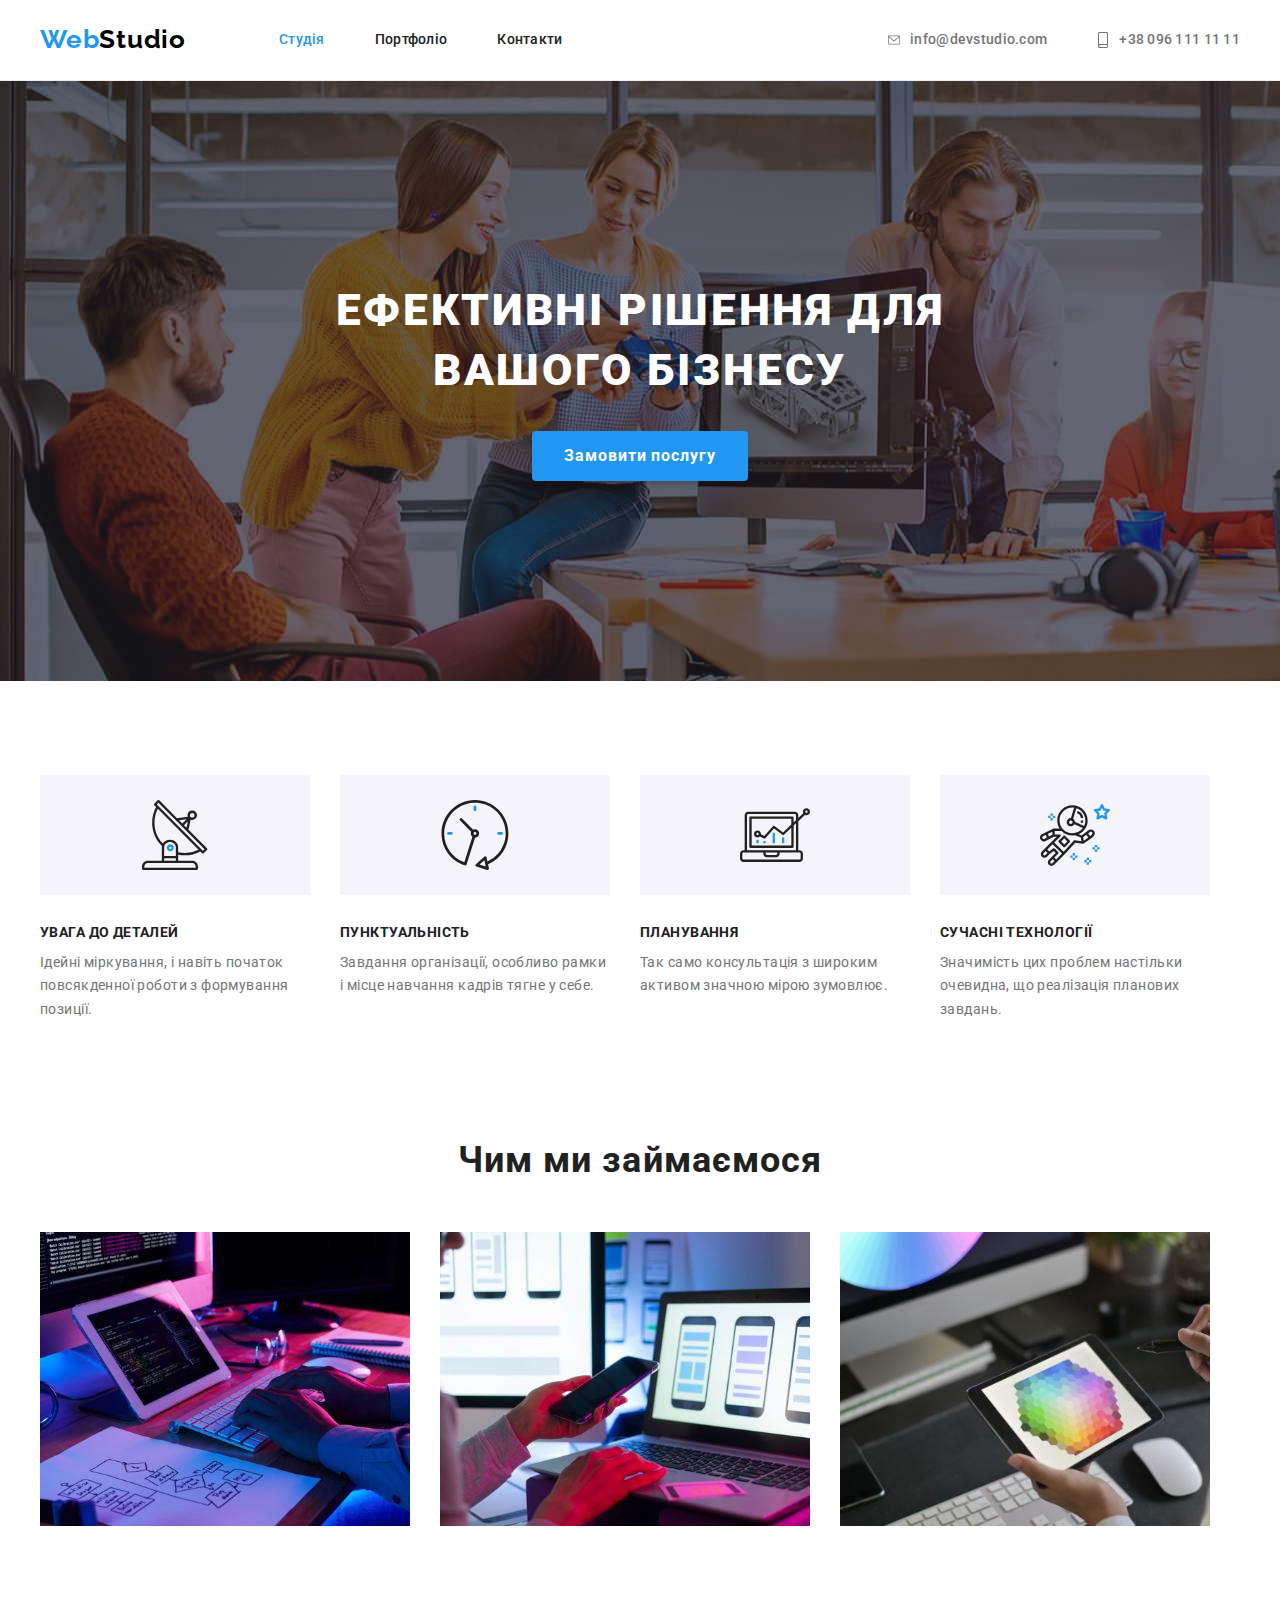
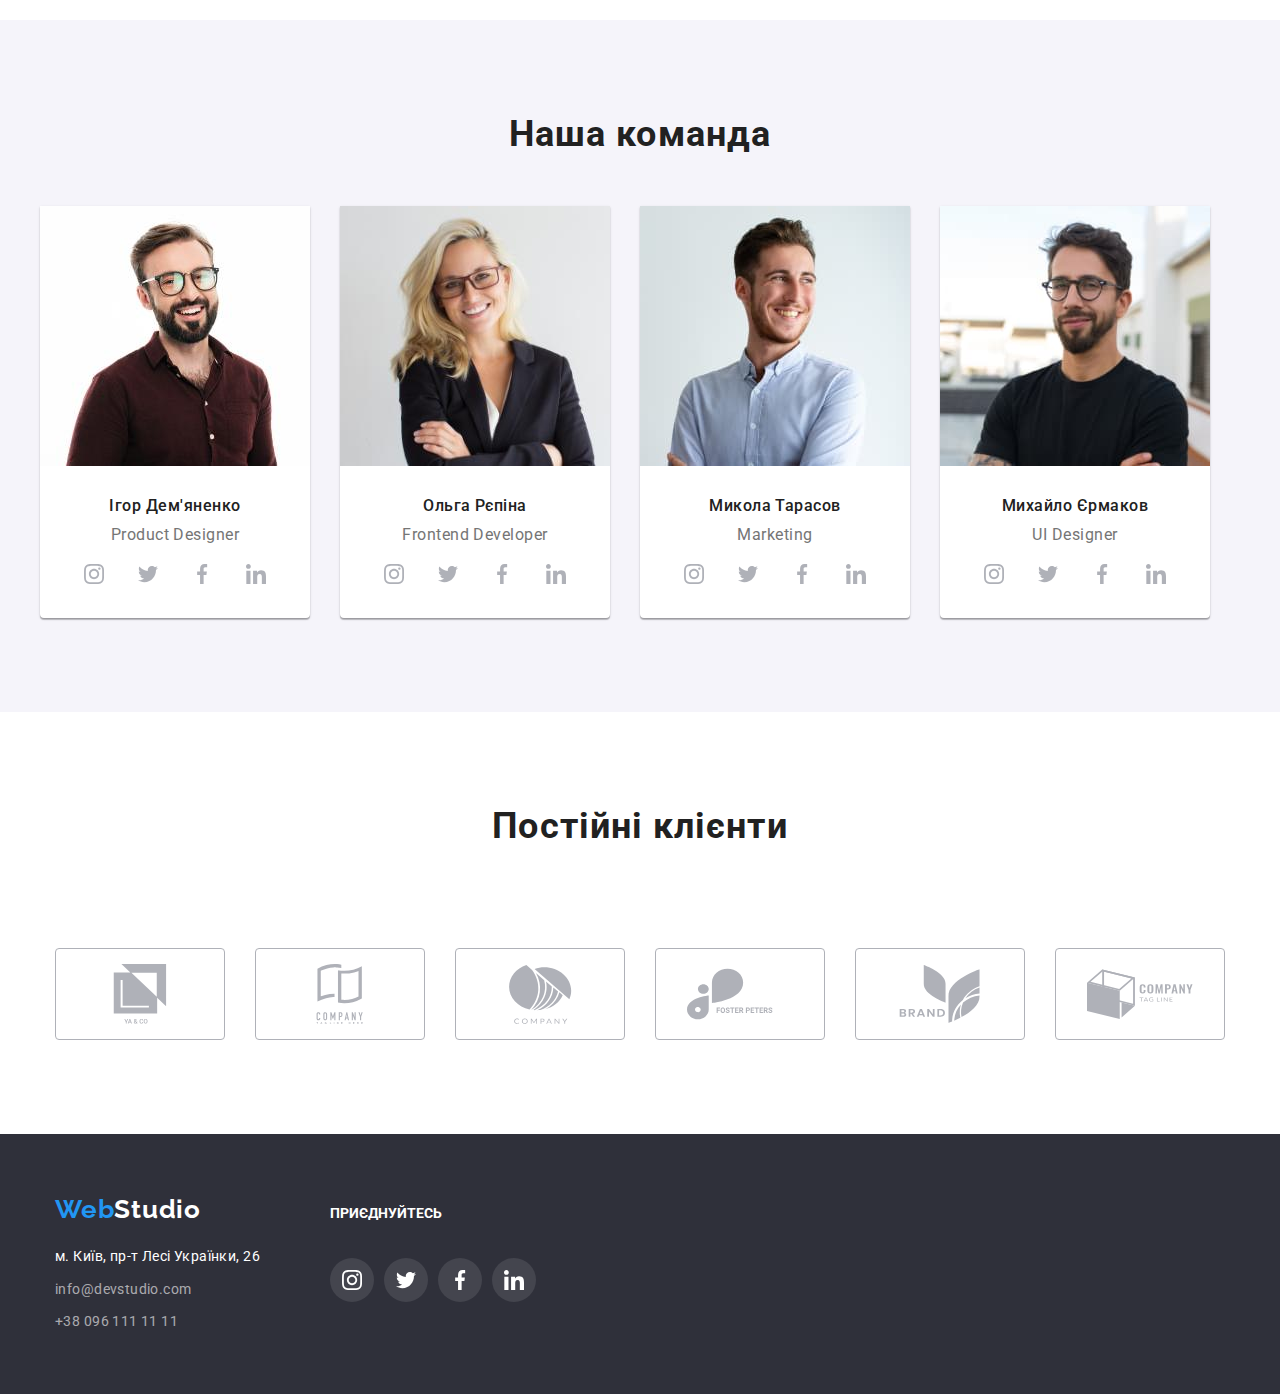
<file: index.html>
<!DOCTYPE html>
<html lang="uk">

<head>
  <meta charset="UTF-8">
  <meta http-equiv="X-UA-Compatible" content="IE=edge">
  <meta name="viewport" content="width=device-width, initial-scale=1.0">
  <title>Студія</title>
  <link rel="preconnect" href="https://fonts.googleapis.com">
  <link rel="preconnect" href="https://fonts.gstatic.com" crossorigin>
  <link href="https://fonts.googleapis.com/css2?family=Raleway:wght@700&family=Roboto:wght@400;500;700;900&display=swap"
    rel="stylesheet">
  <link rel="stylesheet" href="https://cdnjs.cloudflare.com/ajax/libs/modern-normalize/1.1.0/modern-normalize.min.css">
  <link rel="stylesheet" href="./css/styles.css">
</head>

<body>
  <header class="header">
    <div class="container">
      <nav class="site-nav">
        <a class="logo-header" href="./index.html" lang="en">Web<span class="logo-black">Studio</span></a>
        <ul class="sub-nav list">
          <li class="item active"><a href="./index.html">Студія</a></li>
          <li class="item"><a href="./portfolio.html">Портфоліо</a></li>
          <li class="item"><a href="#">Контакти</a></li>
        </ul>
      </nav>
      <ul class="contacts-header list">
        <li class="item item-contact-head"><a href="mailto:info@devstudio.com" lang="en" class="link-head">
            <svg class="icon-link-head" width="12" height="16">
              <use href="./images/icons.svg#icon-envelope"></use>
            </svg>
            info@devstudio.com</a></li>
        <li class="item item-contact-head"><a class="link-head" href="tel:+380961111111"><svg class="icon-link-head"
              width="12" height="16">
              <use href="./images/icons.svg#icon-smartphone"></use>
            </svg>
            +38 096 111 11 11</a></li>
      </ul>
    </div>
  </header>
  <main>
    <section class="hero section">
      <div class="container">
        <h1 class="title">Ефективні рішення для вашого бізнесу</h1>
        <button class="btn" type="button">Замовити послугу</button>
      </div>
    </section>
    <section class="features section">
      <div class="container">
        <ul class="items list">
          <li class="item">
            <div class="skill-item-box">
              <svg class="icon skill-icon" width="70" height="70">
                <use href="./images/icons.svg#icon-antenna"></use>
              </svg>
            </div>
            <h3 class="subtitle">УВАГА ДО ДЕТАЛЕЙ</h3>
            <p class="text">Ідейні міркування, і навіть початок повсякденної роботи з формування позиції.</p>
          </li>
          <li class="item">
            <div class="skill-item-box">
              <svg class="icon skill-icon" width="70" height="70">
                <use href="./images/icons.svg#icon-clock"></use>
              </svg>
            </div>
            <h3 class="subtitle">ПУНКТУАЛЬНІСТЬ</h3>
            <p class="text">Завдання організації, особливо рамки і місце навчання кадрів тягне у себе.</p>
          </li>
          <li class="item">
            <div class="skill-item-box">
              <svg class="skill-icon" width="70" height="70">
                <use href="./images/icons.svg#icon-diagram"></use>
              </svg>
            </div>
            <h3 class="subtitle">ПЛАНУВАННЯ</h3>
            <p class="text">Так само консультація з широким активом значною мірою зумовлює.</p>
          </li>
          <li class="item">
            <div class="skill-item-box">
              <svg class="skill-icon" width="70" height="70">
                <use href="./images/icons.svg#icon-astronaut"></use>
              </svg>
            </div>
            <h3 class="subtitle">СУЧАСНІ ТЕХНОЛОГІЇ</h3>
            <p class="text">Значимість цих проблем настільки очевидна, що реалізація планових завдань.</p>
          </li>
        </ul>
      </div>
    </section>
    <section class="services section">
      <div class="container">
        <h2 class="title">Чим ми займаємося</h2>
        <ul class="items list">
          <li><img class="img" src="./images/work1.jpg" alt="work" width="370"></li>
          <li><img class="img" src="./images/work2.jpg" alt="work" width="370"></li>
          <li><img class="img" src="./images/work3.jpg" alt="work" width="370"></li>
        </ul>
      </div>
    </section>
    <section class="team section">
      <div class="container">
        <h2 class="title">Наша команда</h2>
        <ul class="items list">
          <li class="item">
            <img class="img" src="./images/team1.jpg" alt="Ігор Дем'яненко" width="270">
            <div class="team-text">
              <h3 class="subtitle">Ігор Дем'яненко</h3>
              <p class="text" lang="en">Product Designer</p>
              <div class="social-links">
                <ul class="social-list">
                  <li class="social-list-item"><a href="" class="social-link">
                      <svg class="icon team-social-icon" width="20" height="20">
                        <use href="./images/icons.svg#icon-instagram"></use>
                      </svg>
                    </a></li>
                  <li class="social-list-item"><a href="" class="social-link">
                      <svg class="icon team-social-icon" width="20" height="20">
                        <use href="./images/icons.svg#icon-twitter"></use>
                      </svg>
                    </a></li>
                  <li class="social-list-item"><a href="" class="social-link">
                      <svg class="icon team-social-icon" width="20" height="20">
                        <use href="./images/icons.svg#icon-facebook"></use>
                      </svg>
                    </a></li>
                  <li class="social-list-item"><a href="" class="social-link">
                      <svg class="icon team-social-icon" width="20" height="20">
                        <use href="./images/icons.svg#icon-linkedin"></use>
                      </svg>
                    </a></li>
                </ul>
              </div>
            </div>
          </li>
          <li class="item">
            <img class="img" src="./images/team2.jpg" alt="Ольга Рєпіна" width="270">
            <div class="team-text">
              <h3 class="subtitle">Ольга Рєпіна</h3>
              <p class="text" lang="en">Frontend Developer</p>
              <div class="social-links">
                <ul class="social-list">
                  <li class="social-list-item"><a href="" class="social-link">
                      <svg class="icon team-social-icon" width="20" height="20">
                        <use href="./images/icons.svg#icon-instagram"></use>
                      </svg>
                    </a></li>
                  <li class="social-list-item"><a href="" class="social-link">
                      <svg class="icon team-social-icon" width="20" height="20">
                        <use href="./images/icons.svg#icon-twitter"></use>
                      </svg>
                    </a></li>
                  <li class="social-list-item"><a href="" class="social-link">
                      <svg class="icon team-social-icon" width="20" height="20">
                        <use href="./images/icons.svg#icon-facebook"></use>
                      </svg>
                    </a></li>
                  <li class="social-list-item"><a href="" class="social-link">
                      <svg class="icon team-social-icon" width="20" height="20">
                        <use href="./images/icons.svg#icon-linkedin"></use>
                      </svg>
                    </a></li>
                </ul>
              </div>
            </div>
          </li>
          <li class="item">
            <img class="img" src="./images/team3.jpg" alt="Микола Тарасов" width="270">
            <div class="team-text">
              <h3 class="subtitle">Микола Тарасов</h3>
              <p class="text" lang="en">Marketing</p>
              <div class="social-links">
                <ul class="social-list">
                  <li class="social-list-item"><a href="" class="social-link">
                      <svg class="icon team-social-icon" width="20" height="20">
                        <use href="./images/icons.svg#icon-instagram"></use>
                      </svg>
                    </a></li>
                  <li class=" social-list-item"><a href="" class="social-link">
                      <svg class="icon team-social-icon" width="20" height="20">
                        <use href="./images/icons.svg#icon-twitter"></use>
                      </svg>
                    </a></li>
                  <li class="social-list-item"><a href="" class="social-link">
                      <svg class="icon team-social-icon" width="20" height="20">
                        <use href="./images/icons.svg#icon-facebook"></use>
                      </svg>
                    </a></li>
                  <li class="social-list-item"><a href="" class="social-link">
                      <svg class="icon team-social-icon" width="20" height="20">
                        <use href="./images/icons.svg#icon-linkedin"></use>
                      </svg>
                    </a></li>
                </ul>
              </div>
            </div>
          </li>
          <li class="item">
            <img class="img" src="./images/team4.jpg" alt="Михайло Єрмаков" width="270">
            <div class="team-text">
              <h3 class="subtitle">Михайло Єрмаков</h3>
              <p class="text" lang="en">UI Designer</p>
              <div class="social-links">
                <ul class="social-list">
                  <li class="social-list-item"><a href="" class="social-link">
                      <svg class="icon team-social-icon" width="20" height="20">
                        <use href="./images/icons.svg#icon-instagram"></use>
                      </svg>
                    </a></li>
                  <li class="social-list-item"><a href="" class="social-link">
                      <svg class="icon team-social-icon" width="20" height="20">
                        <use href="./images/icons.svg#icon-twitter"></use>
                      </svg>
                    </a></li>
                  <li class="social-list-item"><a href="" class="social-link">
                      <svg class="icon team-social-icon" width="20" height="20">
                        <use href="./images/icons.svg#icon-facebook"></use>
                      </svg>
                    </a></li>
                  <li class="social-list-item"><a href="" class="social-link">
                      <svg class="icon team-social-icon" width="20" height="20">
                        <use href="./images/icons.svg#icon-linkedin"></use>
                      </svg>
                    </a></li>
                </ul>
              </div>
            </div>
          </li>
        </ul>
      </div>
    </section>
    <section class="clients section">
      <div class="conteiner">
        <h2 class="title">Постійні клієнти</h2>
        <ul class="clients-list">
          <li class="clients-item"><a href="" class="clients-link">
              <svg class="clients-icon" width="106" height="60">
                <use href="./images/icons.svg#icon-group1"></use>
              </svg></a></li>
          <li class="clients-item"><a href="" class="clients-link">
              <svg class="clients-icon" width="106" height="60">
                <use href="./images/icons.svg#icon-group2"></use>
              </svg></a></li>
          <li class="clients-item"><a href="" class="clients-link">
              <svg class="clients-icon" width="106" height="60">
                <use href="./images/icons.svg#icon-group3"></use>
              </svg></a></li>
          <li class="clients-item"><a href="" class="clients-link">
              <svg class="clients-icon" width="106" height="60">
                <use href="./images/icons.svg#icon-group4"></use>
              </svg></a></li>
          <li class="clients-item"><a href="" class="clients-link">
              <svg class="clients-icon" width="106" height="60">
                <use href="./images/icons.svg#icon-group5"></use>
              </svg></a></li>
          <li class="clients-item"><a href="" class="clients-link">
              <svg class="clients-icon" width="106" height="60">
                <use href="./images/icons.svg#icon-group6"></use>
              </svg></a></li>
        </ul>
      </div>
    </section>
  </main>
  <footer class="footer">
    <div class="container">
      <div class="footer-wrap">
        <div class="footer-info">
          <a class="logo-footer" href="./index.html" lang="en">Web<span class="logo-white">Studio</span></a>
          <address>
            <ul class="contacts-footer list">
              <li class="item address"><a href="https://goo.gl/maps/fWf7DQZ6pMGL4R4Q6" target="_blank">м. Київ, пр-т
                  Лесі
                  Українки, 26</a></li>
              <li class="item"><a href="mailto:info@devstudio.com" lang="en">info@devstudio.com</a></li>
              <li class="item"><a href="tel:+380961111111">+38 096 111 11 11</a></li>
            </ul>
          </address>
        </div>
        <div class="footer-links">
          <h3 class="footer-text-icons">Приєднуйтесь</h3>
          <ul class="footer-social">
            <li class="footer-social-item"><a href="" class="social-link footer-social-link"><svg class="footer-icon"
                  width="20" height="20">
                  <use href="./images/icons.svg#icon-instagram"></use>
                </svg></a></li>
            <li class="footer-social-item"><a href="" class="social-link footer-social-link"><svg class="footer-icon"
                  width="20" height="20">
                  <use href="./images/icons.svg#icon-twitter"></use>
                </svg></a></li>
            <li class="footer-social-item"><a href="" class="social-link footer-social-link"><svg class="footer-icon"
                  width="20" height="20">
                  <use href="./images/icons.svg#icon-facebook"></use>
                </svg></a></li>
            <li class="footer-social-item"><a href="" class="social-link footer-social-link"><svg class="footer-icon"
                  width="20" height="20">
                  <use href="./images/icons.svg#icon-linkedin"></use>
                </svg></a></li>
          </ul>
        </div>
      </div>
    </div>
  </footer>
</body>

</html>
</file>
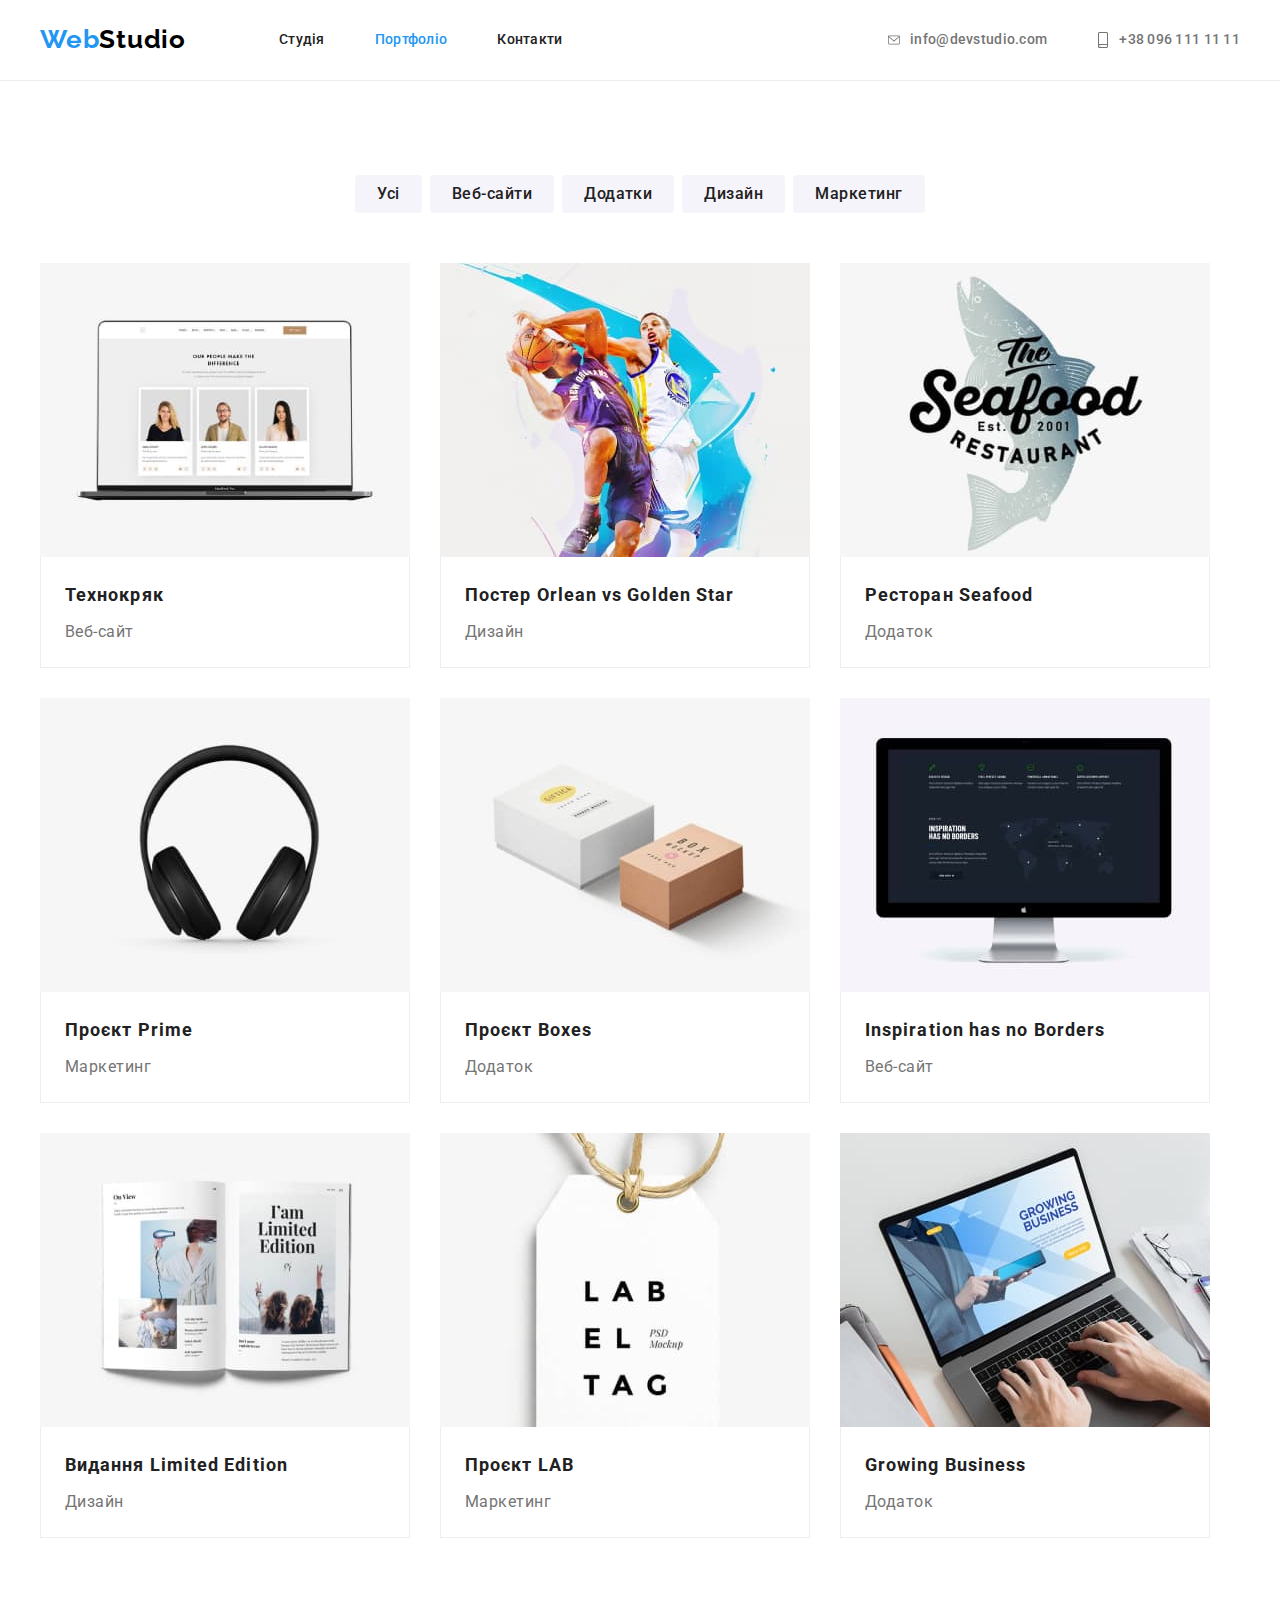
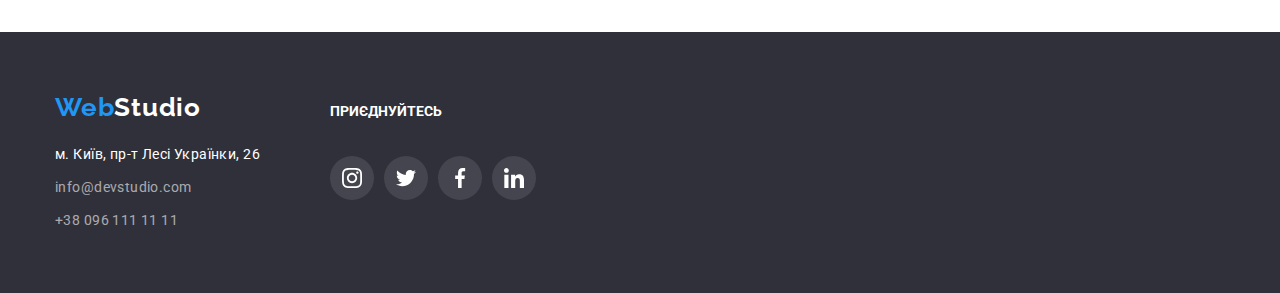
<file: portfolio.html>
<!DOCTYPE html>
<html lang="uk">

<head>
  <meta charset="UTF-8">
  <meta http-equiv="X-UA-Compatible" content="IE=edge">
  <meta name="viewport" content="width=device-width, initial-scale=1.0">
  <title>Портфоліо</title>
  <link rel="preconnect" href="https://fonts.googleapis.com">
  <link rel="preconnect" href="https://fonts.gstatic.com" crossorigin>
  <link href="https://fonts.googleapis.com/css2?family=Raleway:wght@700&family=Roboto:wght@400;500;700;900&display=swap"
    rel="stylesheet">
  <link rel="stylesheet" href="https://cdnjs.cloudflare.com/ajax/libs/modern-normalize/1.1.0/modern-normalize.min.css">
  <link rel="stylesheet" href="./css/styles.css">
</head>

<body>
  <header class="header">
    <div class="container">
      <nav class="site-nav">
        <a class="logo-header" href="./index.html" lang="en">Web<span class="logo-black">Studio</span></a>
        <ul class="sub-nav list">
          <li class="item"><a href="./index.html">Студія</a></li>
          <li class="item active"><a href="./portfolio.html">Портфоліо</a></li>
          <li class="item"><a href="#">Контакти</a></li>
        </ul>
      </nav>
      <ul class="contacts-header list">
        <li class="item item-contact-head"><a href="mailto:info@devstudio.com" lang="en" class="link-head">
            <svg class="icon-link-head" width="12" height="16">
              <use href="./images/icons.svg#icon-envelope"></use>
            </svg>
            info@devstudio.com</a></li>
        <li class="item item-contact-head"><a class="link-head" href="tel:+380961111111"><svg class="icon-link-head"
              width="12" height="16">
              <use href="./images/icons.svg#icon-smartphone"></use>
            </svg>
            +38 096 111 11 11</a></li>
      </ul>
    </div>
  </header>
  <main>
    <section class="portfolio section">
      <div class="container">
        <ul class="filter-buttons list">
          <li><button class="btn" type="button">Усі</button></li>
          <li><button class="btn" type="button">Веб-сайти</button></li>
          <li><button class="btn" type="button">Додатки</button></li>
          <li><button class="btn" type="button">Дизайн</button></li>
          <li><button class="btn" type="button">Маркетинг</button></li>
        </ul>
        <ul class="items list">
          <li class="item">
              <a href="#" class="portfolio-link">
                <img class="portfolio-img" class="img" src="./images/tehnockryak.jpg" alt="tehnockryak" width="370">
                <div class="portfolio-description">
                  <h2 class="subtitle">Технокряк</h2>
                  <p class="text">Веб-сайт</p>
                </div>
            </a>
          </li>
          <li class="item">
            <a href="#" class="portfolio-link">
              <img class="portfolio-img" src="./images/poster.jpg" alt="poster" width="370">
              <div class="portfolio-description">
                <h2 class="subtitle">Постер <span lang="en">Orlean vs Golden Star</span></h2>
                <p class="text">Дизайн</p>
              </div>
            </a>
          </li>
          <li class="item">
            <a href="#" class="portfolio-link">
              <img class="portfolio-img" src="./images/seafood.jpg" alt="seafood" width="370">
              <div class="portfolio-description">
                <h2 class="subtitle">Ресторан <span lang="en">Seafood</span></h2>
                <p class="text">Додаток</p>
              </div>
            </a>
          </li>
          <li class="item">
            <a href="#" class="portfolio-link">
              <img class="portfolio-img" src="./images/prime.jpg" alt="prime" width="370">
              <div class="portfolio-description">
                <h2 class="subtitle">Проєкт <span lang="en">Prime</span></h2>
                <p class="text">Маркетинг</p>
              </div>
            </a>
          </li>
          <li class="item">
            <a href="#" class="portfolio-link">
              <img class="portfolio-img" src="./images/boxes.jpg" alt="boxes" width="370">
              <div class="portfolio-description">
                <h2 class="subtitle">Проєкт <span lang="en">Boxes</span></h2>
                <p class="text">Додаток</p>
              </div>
            </a>
          </li>
          <li class="item">
            <a href="#" class="portfolio-link">
              <img class="portfolio-img" src="./images/inspiration.jpg" alt="Inspiration has no Borders" width="370">
              <div class="portfolio-description">
                <h2 class="subtitle" lang="en">Inspiration has no Borders</h2>
                <p class="text">Веб-сайт</p>
              </div>
            </a>
          </li>
          <li class="item">
            <a href="#" class="portfolio-link">
              <img class="portfolio-img" src="./images/izdanie.jpg" alt="izdanie" width="370">
              <div class="portfolio-description">
                <h2 class="subtitle">Видання <span lang="en">Limited Edition</span></h2>
                <p class="text">Дизайн</p>
              </div>
            </a>
          </li>
          <li class="item">
            <a href="#" class="portfolio-link">
              <img class="portfolio-img" src="./images/projekt-lab.jpg" alt="project lab" width="370">
              <div class="portfolio-description">
                <h2 class="subtitle">Проєкт <span lang="en">LAB</span></h2>
                <p class="text">Маркетинг</p>
              </div>
            </a>
          </li>
          <li class="item">
            <a href="#" class="portfolio-link">
              <img class="portfolio-img" src="./images/growing-business.jpg" alt="Growing Business" width="370">
              <div class="portfolio-description">
                <h2 class="subtitle" lang="en">Growing Business</h2>
                <p class="text">Додаток</p>
              </div>
            </a>
          </li>
        </ul>
      </div>
    </section>
  </main>
  <footer class="footer">
    <div class="container">
      <div class="footer-wrap">
        <div class="footer-info">
          <a class="logo-footer" href="./index.html" lang="en">Web<span class="logo-white">Studio</span></a>
          <address>
            <ul class="contacts-footer list">
              <li class="item address"><a href="https://goo.gl/maps/fWf7DQZ6pMGL4R4Q6" target="_blank">м. Київ, пр-т
                  Лесі
                  Українки, 26</a></li>
              <li class="item"><a href="mailto:info@devstudio.com" lang="en">info@devstudio.com</a></li>
              <li class="item"><a href="tel:+380961111111">+38 096 111 11 11</a></li>
            </ul>
          </address>
        </div>
        <div class="footer-links">
          <h3 class="footer-text-icons">Приєднуйтесь</h3>
          <ul class="footer-social">
            <li class="footer-social-item"><a href="" class="social-link footer-social-link"><svg class="footer-icon"
                  width="20" height="20">
                  <use href="./images/icons.svg#icon-instagram"></use>
                </svg></a></li>
            <li class="footer-social-item"><a href="" class="social-link footer-social-link"><svg class="footer-icon"
                  width="20" height="20">
                  <use href="./images/icons.svg#icon-twitter"></use>
                </svg></a></li>
            <li class="footer-social-item"><a href="" class="social-link footer-social-link"><svg class="footer-icon"
                  width="20" height="20">
                  <use href="./images/icons.svg#icon-facebook"></use>
                </svg></a></li>
            <li class="footer-social-item"><a href="" class="social-link footer-social-link"><svg class="footer-icon"
                  width="20" height="20">
                  <use href="./images/icons.svg#icon-linkedin"></use>
                </svg></a></li>
          </ul>
        </div>
      </div>
    </div>
  </footer>
</body>

</html>
</file>
<file: css/styles.css>
html {
  box-sizing: border-box;
}

*,
*::before,
*::after {
  box-sizing: inherit;
}
li {
  list-style: none;
}
/* font primary and buttons color #757575 */
/* font title color #212121 */
/* white font color #FFFFFF */
/* accent color #2196F3 */
/* header logo font #000000 */
/* footer contacts font rgba(255, 255, 255, 0.6) */

/* primary background color #FFFFFF */
/* secondary background color #F5F4FA */
/* hero and footer background color #2F303A */
/* active btn #188CE8 */

:root {
  --primary-color: #757575;
  --title-color: #212121;
  --accent-color: #2196f3;
  --white-font-color: #ffffff;
  --header-logo-color: #000000;
  --footer-contacts-color: rgba(255, 255, 255, 0.6);
  --primary-background-color: #ffffff;
  --secondary-background-color: #f5f4fa;
  --hero-footer-background-color: #2f303a;
  --active-btn: #188ce8;
  --card-border: #eeeeee;
  --border-line: #ececec;
  --team-icon-color: #afb1b8;
  --clients-color: #afb1b8;
  --clients-logo-color: #2196f3;
  --footer-icons-color: #ffffff;
  --heder-icons-color: #757575;
}

body {
  font-family: 'Roboto', sans-serif;
  color: var(--primary-color);
  background-color: var(--primary-background-color);
}

.container {
  width: 1200px;
  margin-left: auto;
  margin-right: auto;
}

.section {
  padding-top: 94px;
  padding-bottom: 94px;
}

.list {
  list-style: none;
}

a {
  text-decoration: none;
  color: inherit;
}

h1,
h2,
h3,
p {
  margin-top: 0;
  margin-bottom: 0;
}

ul {
  margin-top: 0;
  margin-bottom: 0;
  padding: 0;
}

/*---------------------------- Header--------------------------- */

.header {
  margin-left: auto;
  margin-right: auto;
  border-bottom: 1px solid var(--border-line);
}

.logo-header {
  font-family: 'Raleway', sans-serif;
  font-weight: 700;
  font-size: 26px;
  line-height: 1.19;
  letter-spacing: 0.03em;
  color: var(--accent-color);
  margin-right: 93px;
  padding-top: 24px;
  padding-bottom: 25px;
}

.logo-black {
  color: var(--header-logo-color);
}

.header .container {
  display: flex;
  align-items: center;
  height: 80px;
}

.site-nav {
  margin-right: auto;
  display: flex;
}

.sub-nav {
  display: flex;
  align-items: center;
  gap: 50px;
}

.contacts-header {
  gap: 50px;
  display: flex;
}

.sub-nav .item {
  padding: 32px 0;
  font-weight: 500;
  font-size: 14px;
  line-height: 1.14;
  letter-spacing: 0.02em;
  color: var(--title-color);
}

.site-nav .active {
  color: var(--accent-color);
}

.site-nav .item:hover,
.site-nav .item:focus,
.list-head :focus,
.list-head :active,
.item-contact-head :hover,
.item-contact-head :focus,
.icon-link-head :focus,
.icon-link-head :hover {
  color: var(--accent-color);
}

.contacts-header .item {
  font-weight: 500;
  font-size: 14px;
  line-height: 1.14;
  letter-spacing: 0.02em;
  padding: 32px 0;
}

.link-head,
.link-footer {
  display: flex;
  justify-content: space-between;
  align-items: center;
  color: var(--heder-icons-color);
  font-weight: 500;
  line-height: 1.14;
}
.icon-link-head,
.icon-link-footer {
  margin-right: 10px;
  fill: currentColor;
}

.footer-text-icons {
  margin-top: 12px;
  margin-bottom: 20px;
  font-size: 14px;
  font-weight: 700;
  line-height: 1.14;
  text-transform: uppercase;
  color: var(--white-font-color);
}
.footer-wrap {
  display: flex;
}
.footer-info {
  margin-right: 70px;
}

.footer-social {
  display: flex;
  justify-content: center;
  gap: 10px;
}
.footer-social-link {
  fill: var(--footer-icons-color);
  background-color: rgba(255, 255, 255, 0.1);
}
/*-----------------------------Studio page-Hero------------------------------- */

.hero.section {
  margin-left: auto;
  margin-right: auto;
  padding-top: 200px;
  padding-bottom: 200px;
  text-align: center;
  background-color: var(--hero-footer-background-color);
  background-image: linear-gradient(to right, rgba(47, 48, 58, 0.4), rgba(47, 48, 58, 0.4)),
    url(../images/hero-backgraund.jpg);
}

.hero .title {
  font-weight: 900;
  font-size: 44px;
  line-height: 1.36;
  letter-spacing: 0.06em;
  text-transform: uppercase;
  color: var(--white-font-color);
  text-align: center;
  width: 696px;
  margin: auto;
  margin-bottom: 30px;
}

.hero .btn {
  display: inline-block;
  font-weight: 700;
  font-size: 16px;
  line-height: 1.87;
  text-align: center;
  letter-spacing: 0.06em;
  min-width: 216px;
  box-shadow: 0px 4px 4px rgba(0, 0, 0, 0.15);
  border-radius: 4px;
  border-style: none;
  padding: 10px 32px;
  color: var(--white-font-color);
  background-color: var(--accent-color);
}

.hero .btn:hover,
.hero .btn:focus {
  background-color: var(--active-btn);
  cursor: pointer;
}

/* Studio page - Features */

.features.section {
  margin-left: auto;
  margin-right: auto;
  text-align: center;
  padding-bottom: 118px;
}

.features .items {
  display: flex;
  gap: 30px;
}

.features .subtitle {
  font-weight: 700;
  font-size: 14px;
  line-height: 1.14;
  letter-spacing: 0.03em;
  text-transform: uppercase;
  text-align: left;
  color: var(--title-color);
  width: 270px;
  margin-bottom: 10px;
}

.features .text {
  font-size: 14px;
  line-height: 1.71;
  letter-spacing: 0.03em;
  text-align: left;
  width: 270px;
}
/* skill section  */
.skill-item-box {
  display: flex;
  justify-content: center;
  align-items: center;
  width: 270px;
  height: 120px;
  margin-bottom: 30px;
  background-color: #f5f4fa;
}

/* Studio page - Services */

.services.section {
  margin-left: auto;
  margin-right: auto;
  padding-top: 0;
  text-align: center;
}

.services .title {
  font-weight: 700;
  font-size: 36px;
  line-height: 1.16;
  letter-spacing: 0.03em;
  color: var(--title-color);
  text-align: center;
  min-width: 366px;
  margin-bottom: 50px;
}

.services .items {
  display: flex;
  gap: 30px;
}

.services .img {
  display: block;
}

/* Studio page - Team */

.team.section {
  margin-left: auto;
  margin-right: auto;
  background-color: var(--secondary-background-color);
}

.team .title {
  font-weight: 700;
  font-size: 36px;
  line-height: 1.16;
  letter-spacing: 0.03em;
  color: var(--title-color);
  text-align: center;
  min-width: 264px;
  margin-bottom: 50px;
}

.team .items {
  display: flex;
  gap: 30px;
}

.team .item {
  width: 270px;
  text-align: center;
  border-radius: 0 0 4px 4px;
  box-shadow: 0px 1px 3px rgba(0, 0, 0, 0.12), 0px 1px 1px rgba(0, 0, 0, 0.14),
    0px 2px 1px rgba(0, 0, 0, 0.2);
  background-color: var(--primary-background-color);
}
.team-text {
  padding: 30px 0;
}

.team .img {
  display: block;
}

.team .subtitle {
  font-weight: 500;
  font-size: 16px;
  line-height: 1.19;
  letter-spacing: 0.03em;
  color: var(--title-color);
}

.team .text {
  margin-top: 10px;
  font-size: 16px;
  line-height: 1.19;
  letter-spacing: 0.03em;
}
.social-list {
  display: flex;
  align-items: center;
  justify-content: center;
  margin: 0 32px;
  gap: 10px;
  width: 206px;
  height: 44px;
}
.social-link:hover,
.social-link:focus {
  background-color: var(--accent-color);
}

.social-link {
  display: flex;
  justify-content: center;
  align-items: center;
  width: 44px;
  height: 44px;
  border-radius: 50%;
  margin-top: 16px;
}
.social-link:hover .team-social-icon,
.social-link:focus .team-social-icon {
  fill: #fff;
}
.team-social-icon {
  fill: var(--team-icon-color);
}

/* Clients  */
.clients .title {
  font-weight: 700;
  font-size: 36px;
  line-height: 1.16;
  letter-spacing: 0.03em;
  color: var(--title-color);
  text-align: center;
  min-width: 264px;
  margin-bottom: 50px;
}
.clients-list {
  display: flex;
  align-items: center;
  justify-content: center;
  padding-top: 50px;
  gap: 30px;
}

.clients-link {
  display: flex;
  width: 170px;
  height: 92px;
  align-items: center;
  justify-content: center;
  border: 1px solid;
  border-radius: 4px;
  border-color: var(--clients-color);
}
.clients-icon {
  fill: var(--clients-color);
}

.clients-link:hover .clients-icon,
.clients-link:focus .clients-icon {
  fill: var(--clients-logo-color);
}
.clients-link:hover,
.clients-link:focus {
  border-color: var(--clients-logo-color);
  transition: color 250ms cubic-bezier(0.4, 0, 0.2, 1),
    border-color 250ms cubic-bezier(0.4, 0, 0.2, 1);
}
/* ------------------------Portfolio page - Buttons--------------------------------- */

.portfolio.section {
  margin-left: auto;
  margin-right: auto;
}

.filter-buttons {
  display: flex;
  justify-content: center;
  margin-bottom: 50px;
  gap: 8px;
}

.portfolio .btn {
  display: inline-block;
  font-weight: 500;
  font-size: 16px;
  line-height: 1.63;
  letter-spacing: 0.03em;
  text-align: center;
  border-radius: 4px;
  padding: 6px 22px;
  border-style: none;
  color: var(--title-color);
  background-color: var(--secondary-background-color);
}

.portfolio .btn:hover,
.portfolio .btn:focus {
  color: var(--white-font-color);
  background-color: var(--accent-color);
  box-shadow: 0px 3px 1px rgba(0, 0, 0, 0.1), 0px 1px 2px rgba(0, 0, 0, 0.08),
    0px 2px 2px rgba(0, 0, 0, 0.12);
  cursor: pointer;
}

/* ----------------------Portfolio - work samples--------------------------------- */

.portfolio .items {
  display: flex;
  flex-wrap: wrap;
  gap: 30px;
}
.portfolio-link {
	display: block;
}
.portfolio-link:hover,
.portfolio-link:focus {
	box-shadow: 0px 1px 1px rgba(0, 0, 0, 0.12),
	0px 4px 4px rgba(0, 0, 0, 0.06), 1px 4px 6px
	rgba(0, 0, 0, 0.16);
}



.portfolio-description {
  width: 370px;
  border-left: 1px solid var(--card-border);
  border-right: 1px solid var(--card-border);
  border-bottom: 1px solid var(--card-border);
  background-color: var(--primary-background-color);
  padding: 20px 24px;
}

.portfolio-img {
  display: block;
}

.portfolio .subtitle {
  width: 322px;
  font-weight: 700;
  font-size: 18px;
  line-height: 2;
  text-align: left;
  letter-spacing: 0.06em;
  color: var(--title-color);
  margin-bottom: 4px;
}

.portfolio .text {
  width: 322px;
  font-size: 16px;
  line-height: 1.87;
  letter-spacing: 0.03em;
  text-align: left;
}

/* Footer */

.footer {
  margin-left: auto;
  margin-right: auto;
  background-color: var(--hero-footer-background-color);
}

.logo-footer {
  display: inline-block;
  font-family: 'Raleway', sans-serif;
  font-weight: 700;
  font-size: 26px;
  line-height: 1.19;
  letter-spacing: 0.03em;
  color: var(--accent-color);
  margin-bottom: 20px;
}

.logo-white {
  color: var(--white-font-color);
}

.contacts-footer .item {
  display: block;
  font-style: normal;
  font-size: 14px;
  line-height: 1.71;
  letter-spacing: 0.03em;
  color: var(--footer-contacts-color);
}

.contacts-footer .item:not(:last-child) {
  margin-bottom: 9px;
}

.contacts-footer .address {
  color: var(--white-font-color);
}

.contacts-footer .item:hover,
.contacts-footer .item:focus {
  color: var(--accent-color);
}

.footer .container {
  padding: 60px 15px;
}
</file>
